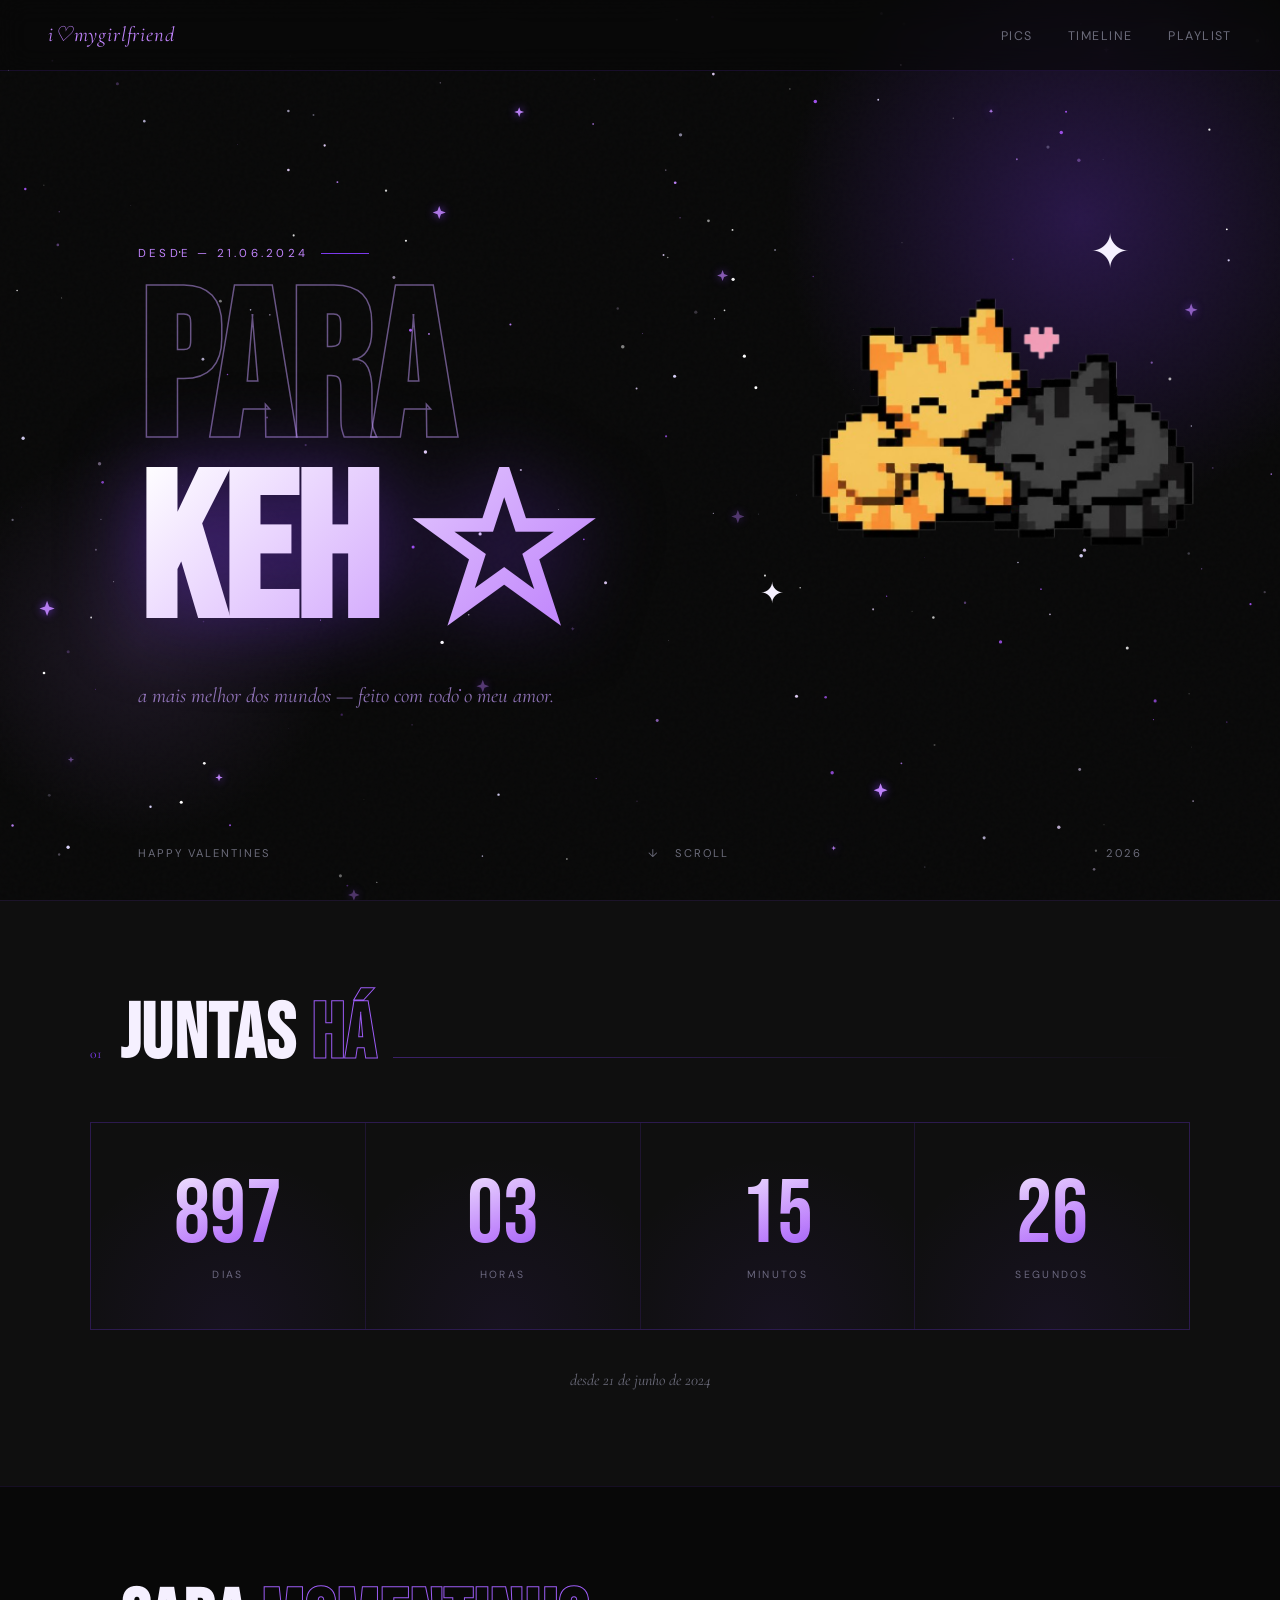
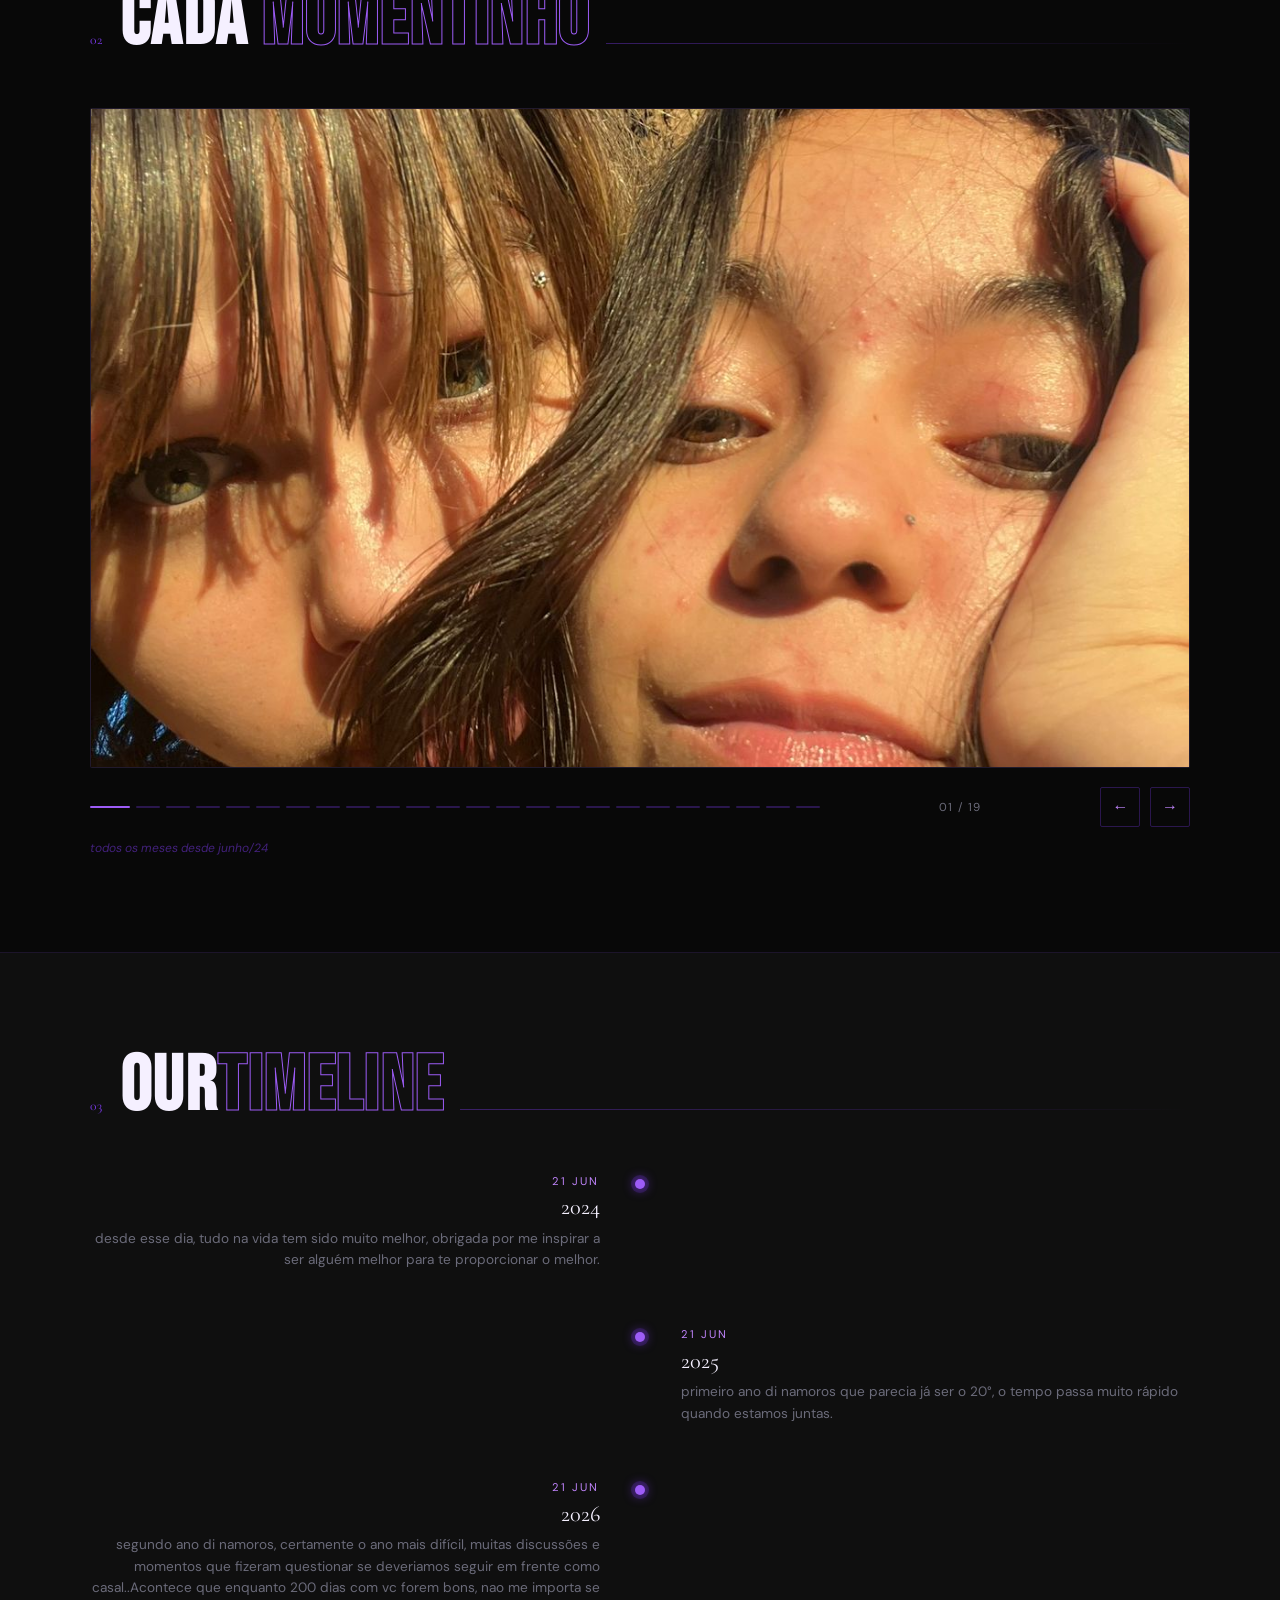
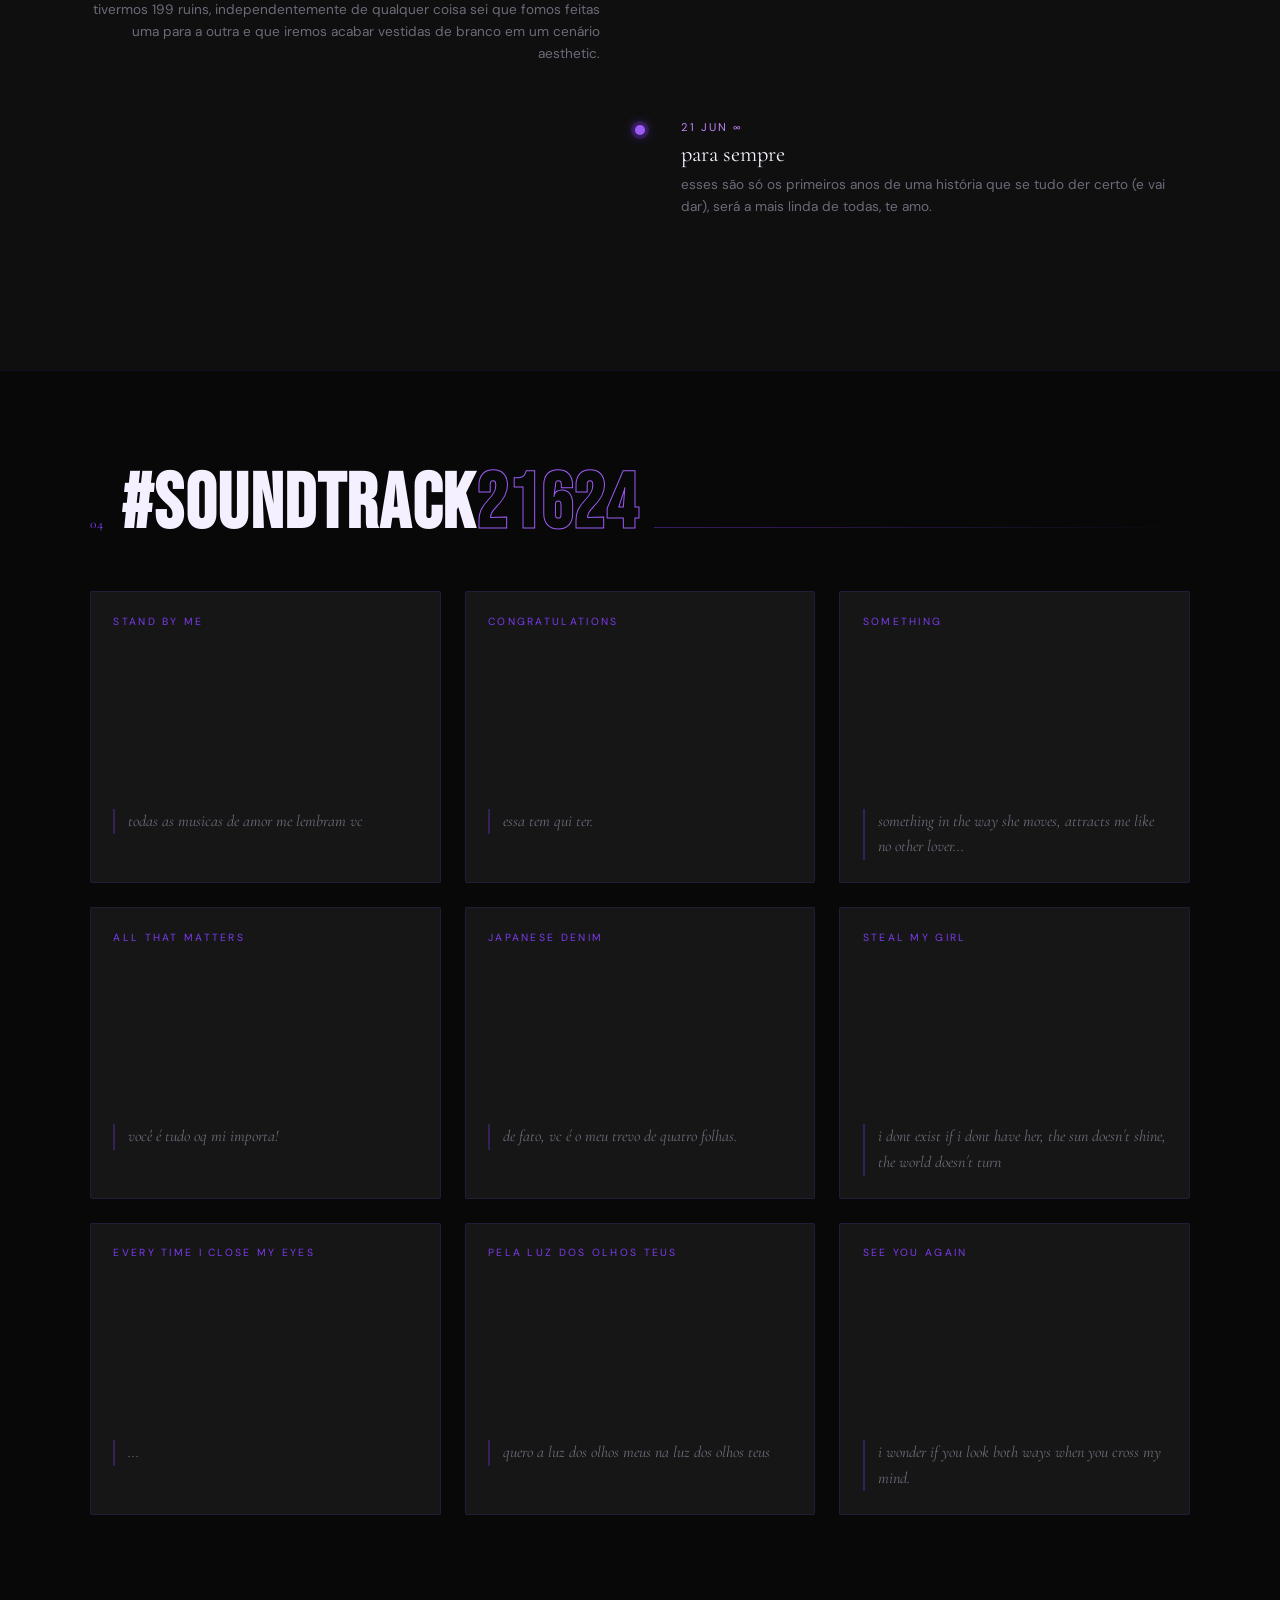
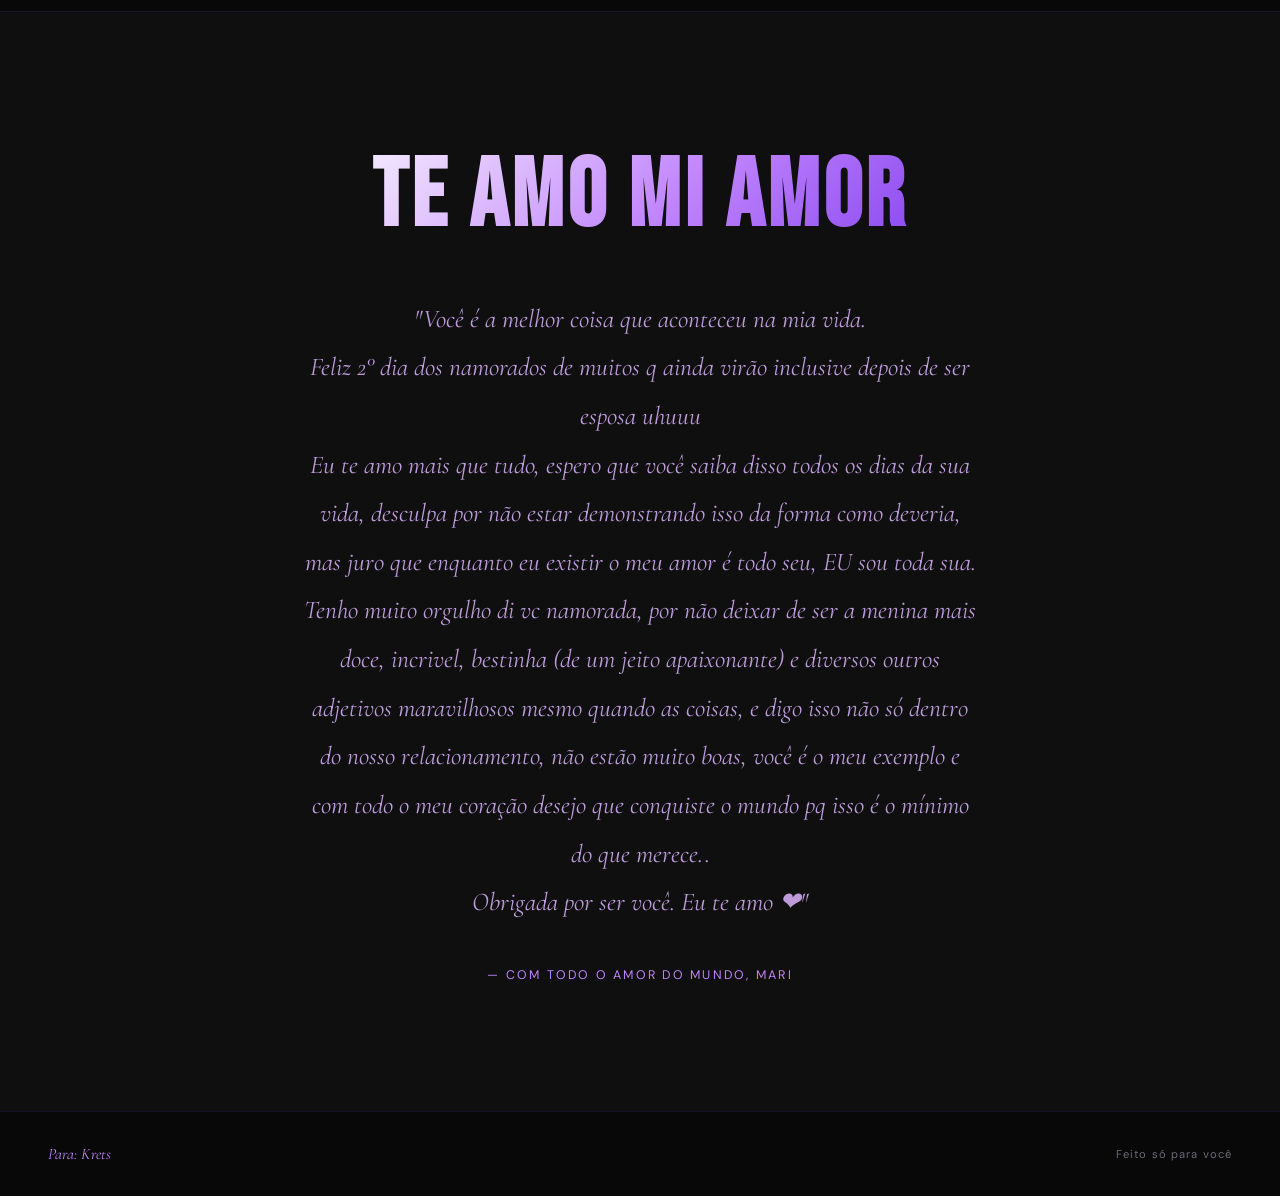
<file: index.html>
<!DOCTYPE html>
<html lang="pt-BR">
<head>
  <meta charset="UTF-8" />
  <meta name="viewport" content="width=device-width, initial-scale=1.0" />
  <title>valentines gift</title>
  <link rel="icon" type="image/png" href="./pics/gatinhos.png">
  <link href="https://fonts.googleapis.com/css2?family=Cormorant+Garamond:ital,wght@0,300;0,400;0,700;1,300;1,400;1,700&family=DM+Sans:wght@300;400;500&family=Bebas+Neue&display=swap" rel="stylesheet" />
  <link rel="stylesheet" href="style.css" />
</head>
<body>

<nav>
  <span class="nav-logo">i♡mygirlfriend</span>
  <ul class="nav-links">
    <li><a href="#fotos">Pics</a></li>
    <li><a href="#historia">Timeline</a></li>
    <li><a href="#musicas">Playlist</a></li>
  </ul>
</nav>

<section class="hero">
  <canvas id="starCanvas"></canvas>
  <div class="hero-glow"></div>
  <div class="hero-glow2"></div>

  <div class="hero-content">
    <p class="hero-eyebrow">Desde — 21.06.2024</p>
    <h1 class="hero-title">
      <span class="line1">Para</span>
      <span class="line2">Kéh ☆</span>
    </h1>
    <p class="hero-sub">a mais melhor dos mundos — feito com todo o meu amor.</p>
  </div>

  <div class="hero-photos">
 <img src="pics/gatinhos.png" style="
    position: relative;
    width: 450px;
    border-radius: 0px;
    transform: rotate(0deg);
    cursor: pointer;
  " onclick="window.open('joguinho.html', '_blank')" />
  <span class="star-deco s1">✦</span>
  <span class="star-deco s2">✦</span>
</div>

  <div class="hero-footer">
    <span class="hero-footer-label">happy valentines</span>
    <span class="scroll-hint">↓ &nbsp; scroll</span>
    <span class="hero-footer-label">2026</span>
  </div>
</section>

<!-- CONTADOR -->
<section class="counter-section" id="contador">
  <div class="counter-inner">
    <div class="section-header fade-in">
      <span class="section-num">01</span>
      <h2 class="section-title">Juntas <span class="accent">Há</span></h2>
      <div class="section-line"></div>
    </div>
    <div class="counter-grid fade-in">
      <div class="counter-cell">
        <span class="counter-number" id="cnt-days">0</span>
        <div class="counter-label">Dias</div>
      </div>
      <div class="counter-cell">
        <span class="counter-number" id="cnt-hours">00</span>
        <div class="counter-label">Horas</div>
      </div>
      <div class="counter-cell">
        <span class="counter-number" id="cnt-min">00</span>
        <div class="counter-label">Minutos</div>
      </div>
      <div class="counter-cell">
        <span class="counter-number" id="cnt-sec">00</span>
        <div class="counter-label">Segundos</div>
      </div>
    </div>
    <p class="counter-since fade-in">desde 21 de junho de 2024</p>
  </div>
</section>

<!-- CARROSSEL -->
<section class="carousel-section" id="fotos">
  <div class="carousel-inner">
    <div class="section-header fade-in">
      <span class="section-num">02</span>
      <h2 class="section-title">Cada <span class="accent">Momentinho</span></h2>
      <div class="section-line"></div>
    </div>

    <div class="carousel-wrapper fade-in">
      <div class="carousel-track-outer">
        <div class="carousel-track" id="track">
          <div class="carousel-slide" style="padding:0;"><img src="pics/junho24.jpeg" style="width:100%;height:100%;object-fit:cover;" /></div>
          <div class="carousel-slide" style="padding:0;"><img src="pics/julho24.jpeg" style="width:100%;height:100%;object-fit:cover;" /></div>
          <div class="carousel-slide" style="padding:0;"><img src="pics/agosto24.jpeg" style="width:100%;height:100%;object-fit:cover;" /></div>
          <div class="carousel-slide" style="padding:0;"><img src="pics/setembr24.jpeg" style="width:100%;height:100%;object-fit:cover;" /></div>
          <div class="carousel-slide" style="padding:0;"><img src="pics/out24.jpeg" style="width:100%;height:100%;object-fit:cover;" /></div>
          <div class="carousel-slide" style="padding:0;"><img src="pics/nov24.jpeg" style="width:100%;height:100%;object-fit:cover;" /></div>
          <div class="carousel-slide" style="padding:0;"><img src="pics/dez24.jpeg" style="width:100%;height:100%;object-fit:cover;" /></div>
          <div class="carousel-slide" style="padding:0;"><img src="pics/jan25.jpeg" style="width:100%;height:100%;object-fit:cover;" /></div>
          <div class="carousel-slide" style="padding:0;"><img src="pics/fev25.jpeg" style="width:100%;height:100%;object-fit:cover;" /></div>
          <div class="carousel-slide" style="padding:0;"><img src="pics/mar25.jpeg" style="width:100%;height:100%;object-fit:cover;" /></div>
          <div class="carousel-slide" style="padding:0;"><img src="pics/abril25.jpeg" style="width:100%;height:100%;object-fit:cover;" /></div>
          <div class="carousel-slide" style="padding:0;"><img src="pics/maio25.jpeg" style="width:100%;height:100%;object-fit:cover;" /></div>
          <div class="carousel-slide" style="padding:0;"><img src="pics/junho25.jpeg" style="width:100%;height:100%;object-fit:cover;" /></div>
          <div class="carousel-slide" style="padding:0;"><img src="pics/julho25.jpeg" style="width:100%;height:100%;object-fit:cover;" /></div>
          <div class="carousel-slide" style="padding:0;"><img src="pics/agosto25.jpeg" style="width:100%;height:100%;object-fit:cover;" /></div>
          <div class="carousel-slide" style="padding:0;"><img src="pics/set25.jpeg" style="width:100%;height:100%;object-fit:cover;" /></div>
          <div class="carousel-slide" style="padding:0;"><img src="pics/out25.jpeg" style="width:100%;height:100%;object-fit:cover;" /></div>
          <div class="carousel-slide" style="padding:0;"><img src="pics/nov25.jpeg" style="width:100%;height:100%;object-fit:cover;" /></div>
          <div class="carousel-slide" style="padding:0;"><img src="pics/dez25.jpeg" style="width:100%;height:100%;object-fit:cover;" /></div>
          <div class="carousel-slide" style="padding:0;"><img src="pics/jan26.jpeg" style="width:100%;height:100%;object-fit:cover;" /></div>
          <div class="carousel-slide" style="padding:0;"><img src="pics/fev26.jpeg" style="width:100%;height:100%;object-fit:cover;" /></div>
          <div class="carousel-slide" style="padding:0;"><img src="pics/mar26.jpeg" style="width:100%;height:100%;object-fit:cover;" /></div>
          <div class="carousel-slide" style="padding:0;"><img src="pics/abril26.jpeg" style="width:100%;height:100%;object-fit:cover;" /></div>
          <div class="carousel-slide" style="padding:0;"><img src="pics/maio26.jpeg" style="width:100%;height:100%;object-fit:cover;" /></div>
              
        </div>
      </div>

      <div class="carousel-controls">
        <div class="carousel-dots" id="dots"></div>
        <span class="carousel-counter-text" id="slideCounter">01 / 19</span>
        <div class="carousel-btns">
          <button class="carousel-btn" id="prevBtn">&#8592;</button>
          <button class="carousel-btn" id="nextBtn">&#8594;</button>
        </div>
      </div>
      <p class="upload-hint">todos os meses desde junho/24</p>
    </div>
  </div>
</section>

<!-- LINHA DO TEMPO -->
<section class="timeline-section" id="historia">
  <div class="timeline-inner">
    <div class="section-header fade-in">
      <span class="section-num">03</span>
      <h2 class="section-title">Our<span class="accent">TimeLine</span></h2>
      <div class="section-line"></div>
    </div>

    <div class="timeline fade-in">

      <div class="timeline-item-left">
        <div class="tl-date">21 jun</div>
        <div class="tl-title">2024</div>
        <div class="tl-desc">desde esse dia, tudo na vida tem sido muito melhor, obrigada por me inspirar a ser alguém melhor para te proporcionar o melhor.</div>
      </div>
      <div class="timeline-dot-wrap"><div class="timeline-dot"></div></div>
      <div class="tl-spacer"></div>

      <div class="tl-spacer"></div>
      <div class="timeline-dot-wrap"><div class="timeline-dot"></div></div>
      <div class="timeline-item-right">
        <div class="tl-date">21 jun</div>
        <div class="tl-title">2025</div>
        <div class="tl-desc">primeiro ano di namoros que parecia já ser o 20°, o tempo passa muito rápido quando estamos juntas.</div>
      </div>

      <div class="timeline-item-left">
        <div class="tl-date">21 jun</div>
        <div class="tl-title">2026</div>
        <div class="tl-desc">segundo ano di namoros, certamente o ano mais difícil, muitas discussões e momentos que fizeram questionar se deveriamos seguir em frente como casal..Acontece que enquanto 200 dias com vc forem bons, nao me importa se tivermos 199 ruins, independentemente de qualquer coisa sei que fomos feitas uma para a outra e que iremos acabar vestidas de branco em um cenário aesthetic.</div>
      </div>
      <div class="timeline-dot-wrap"><div class="timeline-dot"></div></div>
      <div class="tl-spacer"></div>

      <div class="tl-spacer"></div>
      <div class="timeline-dot-wrap"><div class="timeline-dot"></div></div>
      <div class="timeline-item-right">
        <div class="tl-date">21 jun ∞</div>
        <div class="tl-title">para sempre</div>
        <div class="tl-desc">esses são só os primeiros anos de uma história que se tudo der certo (e vai dar), será a mais linda de todas, te amo.</div>
      </div>

    </div>
  </div>
</section>

<!-- MÚSICAS -->
<section class="music-section" id="musicas">
  <div class="music-inner">
    <div class="section-header fade-in">
      <span class="section-num">04</span>
      <h2 class="section-title">#SoundTrack<span class="accent">21624</span></h2>
      <div class="section-line"></div>
    </div>

    <div class="music-grid fade-in">

      <div class="music-card">
        <div class="music-num">Stand By Me</div>
        <iframe src="https://open.spotify.com/embed/track/3SdTKo2uVsxFblQjpScoHy?si=41a44cd6c14546f5"
          height="152" allow="autoplay; clipboard-write; encrypted-media; fullscreen; picture-in-picture" loading="lazy"></iframe>
        <p class="music-reason">todas as musicas de amor me lembram vc</p>
      </div>

      <div class="music-card">
        <div class="music-num">Congratulations</div>
        <iframe src="https://open.spotify.com/embed/track/1OubIZ0ARYCUq5kceYUQiO?si=05333eb83a644a3a"
          height="152" allow="autoplay; clipboard-write; encrypted-media; fullscreen; picture-in-picture" loading="lazy"></iframe>
        <p class="music-reason">essa tem qui ter.</p>
      </div>

      <div class="music-card">
        <div class="music-num">Something</div>
        <iframe src="https://open.spotify.com/embed/track/0pNeVovbiZHkulpGeOx1Gj?si=1e9a36e4e8734459"
          height="152" allow="autoplay; clipboard-write; encrypted-media; fullscreen; picture-in-picture" loading="lazy"></iframe>
        <p class="music-reason">something in the way she moves, attracts me like no other lover...</p>
      </div>

      <div class="music-card">
        <div class="music-num">All That Matters</div>
        <iframe src="https://open.spotify.com/embed/track/6CLVh9sekZ1p2G8Tfhhj8h?si=89eb25ce87894a60"
          height="152" allow="autoplay; clipboard-write; encrypted-media; fullscreen; picture-in-picture" loading="lazy"></iframe>
        <p class="music-reason">você é tudo oq mi importa!</p>
      </div>

      <div class="music-card">
        <div class="music-num">Japanese Denim</div>
        <iframe src="https://open.spotify.com/embed/track/7IVukH71OXfAu3KudrrizN?si=ffd87be57bf847fa"
          height="152" allow="autoplay; clipboard-write; encrypted-media; fullscreen; picture-in-picture" loading="lazy"></iframe>
        <p class="music-reason">de fato, vc é o meu trevo de quatro folhas.</p>
      </div>

      <div class="music-card">
        <div class="music-num">Steal My Girl</div>
        <iframe src="https://open.spotify.com/embed/track/2Bs4jQEGMycglOfWPBqrVG?si=f484a8385092484e"
          height="152" allow="autoplay; clipboard-write; encrypted-media; fullscreen; picture-in-picture" loading="lazy"></iframe>
        <p class="music-reason">i dont exist if i dont have her, the sun doesn´t shine, the world doesn´t turn</p>
      </div>

 <div class="music-card">
        <div class="music-num">Every Time I Close My Eyes</div>
        <iframe src="https://open.spotify.com/embed/track/2ur86gejngdRnhbfAMgbT2?si=4c012707be8b4512"
          height="152" allow="autoplay; clipboard-write; encrypted-media; fullscreen; picture-in-picture" loading="lazy"></iframe>
        <p class="music-reason">...</p>
      </div>

     <div class="music-card">
        <div class="music-num">Pela Luz dos Olhos Teus</div>
        <iframe src="https://open.spotify.com/embed/track/4SpqtLElDsO6KGbd4ub96Z?si=e9d28d61381343be"
          height="152" allow="autoplay; clipboard-write; encrypted-media; fullscreen; picture-in-picture" loading="lazy"></iframe>
        <p class="music-reason">quero a luz dos olhos meus na luz dos olhos teus </p>
      </div>

     <div class="music-card">
        <div class="music-num">See You Again</div>
        <iframe src="https://open.spotify.com/embed/track/7KA4W4McWYRpgf0fWsJZWB?si=7aa352970b8d42d8"
          height="152" allow="autoplay; clipboard-write; encrypted-media; fullscreen; picture-in-picture" loading="lazy"></iframe>
        <p class="music-reason">i wonder if you look both ways when you cross my mind.</p>
      </div>

    </div>
  </div>
</section>

<!-- MENSAGEM -->
<section class="message-section">
  <div class="message-inner fade-in">
    <h2 class="message-title">Te amo mi amor</h2>
    <p class="message-text">
      "Você é a melhor coisa que aconteceu na mia vida.<br>
      Feliz 2° dia dos namorados de muitos q ainda virão inclusive depois de ser esposa uhuuu <br>
      Eu te amo mais que tudo, espero que você saiba disso todos os dias da sua vida, desculpa por não estar demonstrando isso da forma como deveria, mas juro que enquanto eu existir o meu amor é todo seu, EU sou toda sua.<br>
      Tenho muito orgulho di vc namorada, por não deixar de ser a menina mais doce, incrivel, bestinha (de um jeito apaixonante) e diversos outros adjetivos maravilhosos mesmo quando as coisas, e digo isso não só dentro do nosso relacionamento, não estão muito boas, você é o meu exemplo e com todo o meu coração desejo que conquiste o mundo pq isso é o mínimo do que merece..<br>
      Obrigada por ser você. Eu te amo ❤︎"
    </p>
    <p class="message-sign">— com todo o amor do mundo, Mari </p>
  </div>
</section>

<footer>
  <span class="footer-logo">Para: Krets</span>
  <span class="footer-copy">Feito só para você</span>
</footer>

<script src="java.js"></script>
</body>
</html>
</file>
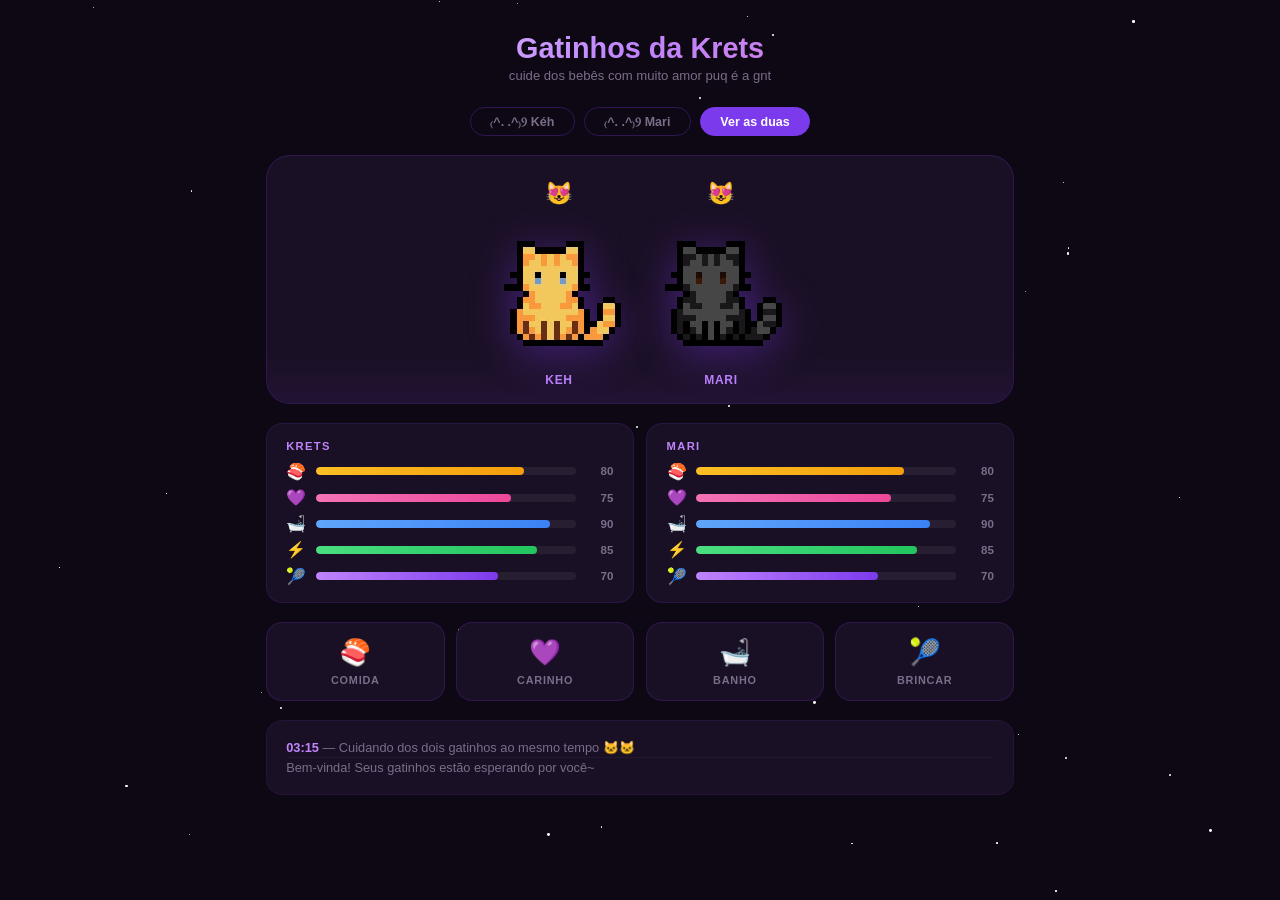
<file: joguinho.html>
<!DOCTYPE html>
<html lang="pt-BR">
<head>
  <meta charset="UTF-8" />
  <meta name="viewport" content="width=device-width, initial-scale=1.0" />
  <title>joguinho</title>
  <link rel="icon" type="image/png" href="./pics/gatinhos.png">
<link href="https://fonts.googleapis.com/css2?family=Cormorant+Garamond:ital,wght@0,300;0,400;0,700;1,300;1,400;1,700&family=DM+Sans:wght@300;400;500&family=Bebas+Neue&display=swap" rel="stylesheet" />
  <link rel="stylesheet" href="joguinho.css" />
</head>
<body>

<div class="bg-stars" id="bgStars"></div>

<header>
  <h1> Gatinhos da Krets </h1>
  <p>cuide dos bebês com muito amor puq é a gnt</p>
</header>

<div class="game">

  <div class="cat-selector">
    <button class="cat-sel-btn active" onclick="selectCat(0)">₍^. .^₎Ⳋ Kéh </button>
    <button class="cat-sel-btn"       onclick="selectCat(1)">₍^. .^₎Ⳋ Mari </button>
    <button class="cat-sel-btn"       onclick="selectCat(-1)">Ver as duas </button>
  </div>

  <div class="stage" id="stage">

    <div class="cat-wrap" id="cat0" onclick="petCat(0)" title="Clique para dar carinho!">
      <div class="cat-mood" id="mood0">₍^. .^₎Ⳋ</div>
      <div style="position:relative;">
        <img class="cat-sprite"
          src="pics/kretsgatinho-removebg-preview.png"
          alt="Krets" />
      </div>
      <div class="cat-name">Keh</div>
      <span class="zzz" id="zzz0">💤</span>
    </div>

    <!-- Gatinho 1 — mari (preta) -->
    <div class="cat-wrap" id="cat1" onclick="petCat(1)" title="Clique para dar carinho!">
      <div class="cat-mood" id="mood1">₍^. .^₎Ⳋ</div>
      <div style="position:relative;">
        <img class="cat-sprite"
          src="pics/marigatinho-removebg-preview.png"
          alt="Mari" />
      </div>
      <div class="cat-name">mari</div>
      <span class="zzz" id="zzz1">💤</span>
    </div>

  </div>

  <div class="stats-grid" id="statsGrid">
  </div>

  <div class="actions">
    <button class="action-btn" onclick="doAction('food')">
      <span class="icon">🍣</span>
      <span class="label">Comida</span>
    </button>
    <button class="action-btn" onclick="doAction('love')">
      <span class="icon">💜</span>
      <span class="label">Carinho</span>
    </button>
    <button class="action-btn" onclick="doAction('bath')">
      <span class="icon">🛁</span>
      <span class="label">Banho</span>
    </button>
    <button class="action-btn" onclick="doAction('play')">
      <span class="icon">🎾</span>
      <span class="label">Brincar</span>
    </button>
  </div>

  <div class="log" id="log">
    <div class="log-entry"> Bem-vinda! Seus gatinhos estão esperando por você~</div>
  </div>

</div>

<div class="toast" id="toast"></div>

<script src="joguinho.js"></script>
</body>
</html>
</file>
<file: style.css>
:root {
  --black:   #080808;
  --dark:    #0f0f0f;
  --dark2:   #161616;
  --dark3:   #1e1e1e;
  --purple:  #7c3aed;
  --purple2: #9d5cf6;
  --purple3: #c084fc;
  --purple4: #e9d5ff;
  --white:   #f5f0ff;
  --muted:   #6b6b7a;
}

*, *::before, *::after { box-sizing: border-box; margin: 0; padding: 0; }

html { scroll-behavior: smooth; }

body {
  font-family: 'DM Sans', sans-serif;
  background: var(--black);
  color: var(--white);
  overflow-x: hidden;
}

/* ════════════════════════════
   NAV
════════════════════════════ */
nav {
  position: fixed;
  top: 0; left: 0; right: 0;
  z-index: 100;
  display: flex;
  justify-content: space-between;
  align-items: center;
  padding: 1.4rem 3rem;
  background: rgba(8,8,8,0.6);
  backdrop-filter: blur(14px);
  border-bottom: 1px solid rgba(124,58,237,0.15);
}

.nav-logo {
  font-family: 'Cormorant Garamond', serif;
  font-style: italic;
  font-size: 1.3rem;
  color: var(--purple3);
  letter-spacing: 0.04em;
}

.nav-links {
  display: flex;
  gap: 2.2rem;
  list-style: none;
}

.nav-links a {
  color: var(--muted);
  text-decoration: none;
  font-size: 0.78rem;
  letter-spacing: 0.12em;
  text-transform: uppercase;
  transition: color 0.2s;
}
.nav-links a:hover { color: var(--purple3); }

/* ════════════════════════════
   HERO EDITORIAL
════════════════════════════ */
.hero {
  min-height: 100vh;
  background: var(--black);
  position: relative;
  overflow: hidden;
  display: grid;
  grid-template-rows: 1fr auto;
}

/* grain texture */
.hero::before {
  content: '';
  position: absolute;
  inset: 0;
  background-image: url("data:image/svg+xml,%3Csvg viewBox='0 0 256 256' xmlns='http://www.w3.org/2000/svg'%3E%3Cfilter id='noise'%3E%3CfeTurbulence type='fractalNoise' baseFrequency='0.9' numOctaves='4' stitchTiles='stitch'/%3E%3C/filter%3E%3Crect width='100%25' height='100%25' filter='url(%23noise)' opacity='0.04'/%3E%3C/svg%3E");
  opacity: 0.45;
  pointer-events: none;
  z-index: 1;
}

.hero-glow {
  position: absolute;
  width: 600px; height: 600px;
  border-radius: 50%;
  background: radial-gradient(circle, rgba(124,58,237,0.28) 0%, transparent 70%);
  top: -80px; right: -100px;
  pointer-events: none;
  z-index: 0;
}
.hero-glow2 {
  position: absolute;
  width: 400px; height: 400px;
  border-radius: 50%;
  background: radial-gradient(circle, rgba(192,132,252,0.12) 0%, transparent 70%);
  bottom: 60px; left: -60px;
  pointer-events: none;
  z-index: 0;
}

#starCanvas {
  position: absolute;
  inset: 0; width: 100%; height: 100%;
  pointer-events: none;
  z-index: 1;
}

.hero-content {
  position: relative;
  z-index: 2;
  padding: 10rem 3rem 3rem;
  display: flex;
  flex-direction: column;
  justify-content: center;
  max-width: 1100px;
  margin: 0 auto;
  width: 100%;
}

.hero-eyebrow {
  font-size: 0.72rem;
  letter-spacing: 0.28em;
  text-transform: uppercase;
  color: var(--purple3);
  margin-bottom: 1.6rem;
  display: flex;
  align-items: center;
  gap: 0.8rem;
}
.hero-eyebrow::after {
  content: '';
  display: inline-block;
  width: 48px; height: 1px;
  background: var(--purple);
}

.hero-title {
  font-family: 'Bebas Neue', sans-serif;
  font-size: clamp(5.5rem, 16vw, 14rem);
  line-height: 0.88;
  letter-spacing: -0.01em;
  color: var(--white);
  position: relative;
}

.hero-title .line1 {
  display: block;
  color: transparent;
  -webkit-text-stroke: 1.5px rgba(200,160,255,0.5);
}

.hero-title .line2 {
  display: block;
  background: linear-gradient(135deg, #ffffff 0%, #c084fc 50%, #7c3aed 100%);
  -webkit-background-clip: text;
  -webkit-text-fill-color: transparent;
  background-clip: text;
  filter: drop-shadow(0 0 40px rgba(124,58,237,0.5));
}

.hero-photos {
  position: absolute;
  right: 10rem;
  top: 50%;
  transform: translateY(-48%);
  width: 340px;
  height: 420px;
  z-index: 3;
}

.photo-card {
  position: absolute;
  width: 200px;
  border-radius: 4px;
  overflow: hidden;
  box-shadow: 0 20px 60px rgba(0,0,0,0.7), 0 0 0 1px rgba(124,58,237,0.2);
}

.photo-card .inner {
  width: 100%; height: 100%;
  background: var(--dark3);
  display: flex; align-items: center; justify-content: center;
  flex-direction: column;
  gap: 0.5rem;
  color: var(--muted);
  font-size: 0.78rem;
  text-align: center;
  padding: 1rem;
}

.photo-card .inner span { font-size: 2rem; }

.photo-card img {
  width: 100%; height: 100%;
  object-fit: cover;
  display: block;
}

.photo-card:nth-child(1) {
  top: 0; left: 60px;
  transform: rotate(4deg);
  z-index: 3;
}
.photo-card:nth-child(2) {
  top: 30px; left: 0;
  transform: rotate(-6deg);
  z-index: 2;
  width: 180px;
}
.photo-card:nth-child(3) {
  top: 50px; left: 100px;
  transform: rotate(2deg);
  z-index: 1;
  width: 170px;
}

.star-deco {
  position: absolute;
  z-index: 4;
  color: var(--white);
  font-size: 2.5rem;
  line-height: 1;
  animation: spinStar 8s linear infinite;
}
.star-deco.s1 { top: -20px; right: -10px; font-size: 3rem; }
.star-deco.s2 { bottom: 60px; left: -20px; font-size: 1.8rem; animation-direction: reverse; }

@keyframes spinStar {
  from { transform: rotate(0deg); }
  to   { transform: rotate(360deg); }
}

.hero-sub {
  margin-top: 2rem;
  font-family: 'Cormorant Garamond', serif;
  font-style: italic;
  font-size: 1.3rem;
  color: rgba(200,160,255,0.7);
  max-width: 420px;
  line-height: 1.6;
}

.hero-footer {
  position: relative;
  z-index: 2;
  display: flex;
  justify-content: space-between;
  align-items: flex-end;
  padding: 0 3rem 2.5rem;
  max-width: 1100px;
  margin: 0 auto;
  width: 100%;
}

.hero-footer-label {
  font-size: 0.7rem;
  letter-spacing: 0.18em;
  text-transform: uppercase;
  color: var(--muted);
}

.scroll-hint {
  font-size: 0.7rem;
  letter-spacing: 0.18em;
  text-transform: uppercase;
  color: var(--muted);
  animation: fadeUpDown 2s ease-in-out infinite;
}

@keyframes fadeUpDown {
  0%,100% { opacity: 0.4; transform: translateY(0); }
  50%      { opacity: 1;   transform: translateY(5px); }
}

/* ════════════════════════════
   SEÇÕES GERAIS
════════════════════════════ */
section { position: relative; }

.section-header {
  display: flex;
  align-items: baseline;
  gap: 1rem;
  margin-bottom: 3rem;
}

.section-num {
  font-family: 'Cormorant Garamond', serif;
  font-size: 0.85rem;
  color: var(--purple);
  letter-spacing: 0.1em;
}

.section-title {
  font-family: 'Bebas Neue', sans-serif;
  font-size: clamp(2.8rem, 6vw, 5rem);
  letter-spacing: 0.02em;
  color: var(--white);
  line-height: 1;
}

.section-title .accent {
  color: transparent;
  -webkit-text-stroke: 1px var(--purple2);
}

.section-line {
  flex: 1;
  height: 1px;
  background: linear-gradient(to right, rgba(124,58,237,0.4), transparent);
}

/* ════════════════════════════
   CONTADOR
════════════════════════════ */
.counter-section {
  background: var(--dark);
  padding: 6rem 3rem;
  border-top: 1px solid rgba(124,58,237,0.12);
}

.counter-inner { max-width: 1100px; margin: 0 auto; }

.counter-grid {
  display: grid;
  grid-template-columns: repeat(4, 1fr);
  gap: 1px;
  background: rgba(124,58,237,0.15);
  border: 1px solid rgba(124,58,237,0.15);
}

.counter-cell {
  background: var(--dark);
  padding: 3rem 2rem;
  text-align: center;
  position: relative;
  overflow: hidden;
}

.counter-cell::before {
  content: '';
  position: absolute;
  inset: 0;
  background: radial-gradient(circle at 50% 100%, rgba(124,58,237,0.08) 0%, transparent 70%);
  pointer-events: none;
}

.counter-number {
  font-family: 'Bebas Neue', sans-serif;
  font-size: clamp(3.5rem, 7vw, 6rem);
  line-height: 1;
  background: linear-gradient(160deg, #fff 0%, #c084fc 60%, #7c3aed 100%);
  -webkit-background-clip: text;
  -webkit-text-fill-color: transparent;
  background-clip: text;
  display: block;
}

.counter-label {
  font-size: 0.65rem;
  letter-spacing: 0.22em;
  text-transform: uppercase;
  color: var(--muted);
  margin-top: 0.5rem;
}

.counter-since {
  margin-top: 2.5rem;
  font-family: 'Cormorant Garamond', serif;
  font-style: italic;
  font-size: 1rem;
  color: var(--muted);
  text-align: center;
}

/* ════════════════════════════
   CARROSSEL
════════════════════════════ */
.carousel-section {
  background: var(--black);
  padding: 6rem 3rem;
  border-top: 1px solid rgba(124,58,237,0.12);
}

.carousel-inner { max-width: 1100px; margin: 0 auto; }

.carousel-wrapper {
  position: relative;
  margin-top: 1rem;
}

.carousel-track-outer {
  overflow: hidden;
  border-radius: 2px;
}

.carousel-track {
  display: flex;
  transition: transform 0.6s cubic-bezier(0.4,0,0.2,1);
}

.carousel-slide {
  min-width: 100%;
  aspect-ratio: 50/30;
  background: var(--dark2);
  display: flex;
  align-items: center;
  justify-content: center;
  flex-direction: column;
  gap: 1rem;
  color: var(--muted);
  font-size: 0.85rem;
  border: 1px solid rgba(124,58,237,0.1);
}

.carousel-slide span { font-size: 3rem; opacity: 0.4; }

.carousel-slide img {
  width: 100%; height: 100%;
  object-fit: cover;
  display: block;
}

.carousel-controls {
  display: flex;
  align-items: center;
  justify-content: space-between;
  margin-top: 1.2rem;
}

.carousel-dots {
  display: flex;
  gap: 6px;
}

.dot {
  width: 24px; height: 2px;
  background: rgba(124,58,237,0.3);
  cursor: pointer;
  transition: all 0.3s;
  border-radius: 2px;
}
.dot.active {
  background: var(--purple2);
  width: 40px;
}

.carousel-btns { display: flex; gap: 0.6rem; }

.carousel-btn {
  width: 40px; height: 40px;
  border: 1px solid rgba(124,58,237,0.3);
  background: transparent;
  color: var(--purple3);
  font-size: 1rem;
  cursor: pointer;
  display: flex; align-items: center; justify-content: center;
  transition: all 0.2s;
  border-radius: 2px;
}
.carousel-btn:hover {
  background: rgba(124,58,237,0.15);
  border-color: var(--purple2);
}

.carousel-counter-text {
  font-size: 0.72rem;
  letter-spacing: 0.1em;
  color: var(--muted);
}

.upload-hint {
  margin-top: 0.8rem;
  font-size: 0.75rem;
  color: rgba(124,58,237,0.5);
  font-style: italic;
}

/* ════════════════════════════
   LINHA DO TEMPO
════════════════════════════ */
.timeline-section {
  background: var(--dark);
  padding: 6rem 3rem;
  border-top: 1px solid rgba(124,58,237,0.12);
}

.timeline-inner { max-width: 1100px; margin: 0 auto; }

.timeline {
  display: grid;
  grid-template-columns: 1fr 1px 1fr;
  gap: 0 2.5rem;
  margin-top: 1rem;
}

.timeline-spine {
  background: linear-gradient(to bottom, rgba(124,58,237,0.6), rgba(124,58,237,0.1));
  position: relative;
}

.timeline-item-left,
.timeline-item-right {
  padding-bottom: 3.5rem;
}

.timeline-item-left { text-align: right; }
.timeline-item-right { text-align: left; }

.tl-spacer { padding-bottom: 3.5rem; }

.timeline-dot-wrap {
  display: flex;
  justify-content: center;
  padding-top: 0.3rem;
  padding-bottom: 3.5rem;
}

.timeline-dot {
  width: 10px; height: 10px;
  border-radius: 50%;
  background: var(--purple2);
  box-shadow: 0 0 0 4px rgba(124,58,237,0.2), 0 0 12px var(--purple);
  flex-shrink: 0;
}

.tl-date {
  font-size: 0.7rem;
  letter-spacing: 0.18em;
  text-transform: uppercase;
  color: var(--purple3);
  margin-bottom: 0.4rem;
}

.tl-title {
  font-family: 'Cormorant Garamond', serif;
  font-size: 1.4rem;
  color: var(--white);
  line-height: 1.2;
  margin-bottom: 0.4rem;
}

.tl-desc {
  font-size: 0.85rem;
  color: var(--muted);
  line-height: 1.6;
}

/* ════════════════════════════
   MÚSICAS
════════════════════════════ */
.music-section {
  background: var(--black);
  padding: 6rem 3rem;
  border-top: 1px solid rgba(124,58,237,0.12);
}

.music-inner { max-width: 1100px; margin: 0 auto; }

.music-grid {
  display: grid;
  grid-template-columns: repeat(auto-fit, minmax(300px, 1fr));
  gap: 1.5rem;
  margin-top: 1rem;
}

.music-card {
  background: var(--dark2);
  border: 1px solid rgba(124,58,237,0.15);
  border-radius: 2px;
  padding: 1.4rem;
  transition: border-color 0.2s, transform 0.2s;
}

.music-card:hover {
  border-color: rgba(124,58,237,0.4);
  transform: translateY(-3px);
}

.music-num {
  font-size: 0.65rem;
  letter-spacing: 0.22em;
  text-transform: uppercase;
  color: var(--purple);
  margin-bottom: 0.8rem;
}

.music-card iframe {
  width: 100%;
  border: none;
  border-radius: 4px;
  display: block;
}

.music-reason {
  margin-top: 1rem;
  font-family: 'Cormorant Garamond', serif;
  font-style: italic;
  font-size: 1rem;
  color: var(--muted);
  line-height: 1.6;
  border-left: 2px solid rgba(124,58,237,0.3);
  padding-left: 0.8rem;
}

/* ════════════════════════════
   MENSAGEM FINAL
════════════════════════════ */
.message-section {
  background: var(--dark);
  padding: 8rem 3rem;
  border-top: 1px solid rgba(124,58,237,0.12);
  text-align: center;
}

.message-inner {
  max-width: 680px;
  margin: 0 auto;
}

.message-title {
  font-family: 'Bebas Neue', sans-serif;
  font-size: clamp(3rem, 8vw, 6rem);
  letter-spacing: 0.04em;
  background: linear-gradient(135deg, #fff 0%, #c084fc 55%, #7c3aed 100%);
  -webkit-background-clip: text;
  -webkit-text-fill-color: transparent;
  background-clip: text;
  margin-bottom: 2.5rem;
}

.message-text {
  font-family: 'Cormorant Garamond', serif;
  font-style: italic;
  font-size: clamp(1.2rem, 2.5vw, 1.6rem);
  color: rgba(220,180,255,0.85);
  line-height: 1.9;
}

.message-sign {
  margin-top: 2.5rem;
  font-size: 0.78rem;
  letter-spacing: 0.18em;
  text-transform: uppercase;
  color: var(--purple3);
}

/* ════════════════════════════
   FOOTER
════════════════════════════ */
footer {
  background: var(--black);
  border-top: 1px solid rgba(124,58,237,0.12);
  padding: 2rem 3rem;
  display: flex;
  justify-content: space-between;
  align-items: center;
}

.footer-logo {
  font-family: 'Cormorant Garamond', serif;
  font-style: italic;
  color: var(--purple3);
  font-size: 1rem;
}

.footer-copy {
  font-size: 0.7rem;
  color: var(--muted);
  letter-spacing: 0.1em;
}

/* ════════════════════════════
   FADE IN
════════════════════════════ */
.fade-in {
  opacity: 0;
  transform: translateY(28px);
  transition: opacity 0.8s ease, transform 0.8s ease;
}
.fade-in.visible { opacity: 1; transform: translateY(0); }

/* ════════════════════════════
   RESPONSIVO
════════════════════════════ */
@media (max-width: 768px) {
  nav { padding: 1.2rem 1.5rem; }
  .nav-links { gap: 1.2rem; }
  .hero-content { padding: 8rem 1.5rem 2rem; }
  .hero-photos { position: relative;
    right: auto;
    top: auto;
    transform: none;
    display: flex;
    justify-content: center;
    margin-top: 1.5rem; }
  .hero-footer { padding: 0 1.5rem 2rem; }
  .counter-section,
  .carousel-section,
  .timeline-section,
  .music-section,
  .message-section { padding: 4rem 1.5rem; }
  .counter-grid { grid-template-columns: repeat(2,1fr); }
  .timeline { grid-template-columns: 1fr; }
  .timeline-spine { display: none; }
  .timeline-item-left { text-align: left; }
  footer { flex-direction: column; gap: 0.5rem; text-align: center; padding: 1.5rem; }
}
</file>
<file: joguinho.css>
:root {
      --bg:      #0e0814;
      --card:    #1a1025;
      --card2:   #221535;
      --purple:  #7c3aed;
      --purple2: #9d5cf6;
      --purple3: #c084fc;
      --pink:    #f472b6;
      --pink2:   #fbcfe8;
      --white:   #f5f0ff;
      --muted:   #7c6d8a;
      --green:   #4ade80;
      --yellow:  #fbbf24;
      --blue:    #60a5fa;
      --red:     #f87171;
    }

    * { box-sizing: border-box; margin: 0; padding: 0; }

    body {
      font-family: 'Nunito', sans-serif;
      background: var(--bg);
      color: var(--white);
      min-height: 100vh;
      overflow-x: hidden;
    }

    /* ── BG STARS ── */
    .bg-stars {
      position: fixed; inset: 0;
      pointer-events: none; z-index: 0;
      overflow: hidden;
    }
    .bg-star {
      position: absolute;
      border-radius: 50%;
      background: white;
      animation: twinkle linear infinite;
    }
    @keyframes twinkle {
      0%,100% { opacity: 0.1; transform: scale(1); }
      50%      { opacity: 0.7; transform: scale(1.4); }
    }

    /* ── HEADER ── */
    header {
      position: relative; z-index: 2;
      text-align: center;
      padding: 2rem 1rem 0.5rem;
    }
    header h1 {
      font-size: 1.8rem;
      font-weight: 900;
      background: linear-gradient(135deg, #fff 0%, #c084fc 50%, #f472b6 100%);
      -webkit-background-clip: text;
      -webkit-text-fill-color: transparent;
      background-clip: text;
    }
    header p {
      font-size: 0.82rem;
      color: var(--muted);
      margin-top: 0.2rem;
    }

    /* ── MAIN LAYOUT ── */
    .game {
      position: relative; z-index: 1;
      max-width: 780px;
      margin: 0 auto;
      padding: 1rem 1rem 4rem;
      display: flex;
      flex-direction: column;
      gap: 1.2rem;
    }

    /* ── CATS STAGE ── */
    .stage {
      background: var(--card);
      border-radius: 24px;
      border: 1px solid rgba(124,58,237,0.2);
      padding: 1.5rem 1rem 1rem;
      display: flex;
      justify-content: center;
      align-items: flex-end;
      gap: 2rem;
      min-height: 220px;
      position: relative;
      overflow: hidden;
    }

    .stage::before {
      content: '';
      position: absolute;
      bottom: 0; left: 0; right: 0;
      height: 50px;
      background: linear-gradient(to top, rgba(124,58,237,0.07), transparent);
      border-radius: 0 0 24px 24px;
    }

    /* ── CAT ── */
    .cat-wrap {
      display: flex;
      flex-direction: column;
      align-items: center;
      gap: 0.4rem;
      cursor: pointer;
      user-select: none;
      transition: transform 0.15s;
    }
    .cat-wrap:active { transform: scale(0.95); }

    .cat-name {
      font-size: 0.75rem;
      font-weight: 700;
      color: var(--purple3);
      letter-spacing: 0.06em;
      text-transform: uppercase;
    }

    .cat-sprite {
      width: 130px;
      height: auto;
      image-rendering: pixelated;
      image-rendering: crisp-edges;
      filter: drop-shadow(0 8px 20px rgba(124,58,237,0.4));
      transition: transform 0.3s cubic-bezier(0.34,1.56,0.64,1);
    }

    .cat-wrap:hover .cat-sprite { transform: translateY(-6px) scale(1.08); }

    /* estados do gatinho */
    .cat-wrap.eating   .cat-svg { animation: eatBounce 0.4s ease; }
    .cat-wrap.petting  .cat-svg { animation: petWiggle 0.5s ease; }
    .cat-wrap.bathing  .cat-svg { animation: bathShake 0.6s ease; }
    .cat-wrap.playing  .cat-svg { animation: playJump 0.5s ease; }
    .cat-wrap.sleeping .cat-svg { opacity: 0.7; filter: drop-shadow(0 8px 20px rgba(60,40,80,0.6)); }

    @keyframes eatBounce  { 0%,100%{transform:translateY(0)} 50%{transform:translateY(-12px) scale(1.1)} }
    @keyframes petWiggle  { 0%,100%{transform:rotate(0)}     25%{transform:rotate(-8deg)}  75%{transform:rotate(8deg)} }
    @keyframes bathShake  { 0%,100%{transform:translateX(0)} 25%{transform:translateX(-6px)} 75%{transform:translateX(6px)} }
    @keyframes playJump   { 0%,100%{transform:translateY(0)} 40%{transform:translateY(-18px) rotate(-5deg)} 60%{transform:translateY(-14px) rotate(5deg)} }

    /* bolinha de humor flutuante */
    .cat-mood {
      font-size: 1.4rem;
      animation: moodFloat 2.5s ease-in-out infinite;
    }
    @keyframes moodFloat {
      0%,100% { transform: translateY(0); }
      50%      { transform: translateY(-5px); }
    }

    /* partícula de ação */
    .particle {
      position: absolute;
      font-size: 1.4rem;
      pointer-events: none;
      animation: particleUp 1s ease forwards;
      z-index: 10;
    }
    @keyframes particleUp {
      0%   { opacity: 1; transform: translateY(0) scale(1); }
      100% { opacity: 0; transform: translateY(-60px) scale(1.5); }
    }

    /* zzz dormindo */
    .zzz {
      position: absolute;
      top: 10px; right: -10px;
      font-size: 1rem;
      color: var(--purple3);
      opacity: 0;
      animation: zzzFloat 2s ease-in-out infinite;
    }
    .sleeping .zzz { opacity: 1; }
    @keyframes zzzFloat {
      0%   { opacity: 0; transform: translate(0,0) scale(0.7); }
      50%  { opacity: 1; }
      100% { opacity: 0; transform: translate(8px,-20px) scale(1.2); }
    }

    /* ── STATS ── */
    .stats-grid {
      display: grid;
      grid-template-columns: 1fr 1fr;
      gap: 0.8rem;
    }

    .stat-card {
      background: var(--card);
      border: 1px solid rgba(124,58,237,0.15);
      border-radius: 16px;
      padding: 1rem 1.2rem;
    }

    .stat-card-title {
      font-size: 0.7rem;
      font-weight: 800;
      letter-spacing: 0.12em;
      text-transform: uppercase;
      color: var(--purple3);
      margin-bottom: 0.6rem;
    }

    .stat-row {
      display: flex;
      align-items: center;
      gap: 0.6rem;
      margin-bottom: 0.45rem;
    }
    .stat-row:last-child { margin-bottom: 0; }

    .stat-icon { font-size: 1rem; width: 20px; text-align: center; }

    .stat-bar-wrap {
      flex: 1;
      height: 8px;
      background: rgba(255,255,255,0.06);
      border-radius: 99px;
      overflow: hidden;
    }

    .stat-bar {
      height: 100%;
      border-radius: 99px;
      transition: width 0.5s cubic-bezier(0.4,0,0.2,1);
    }

    .stat-val {
      font-size: 0.72rem;
      font-weight: 700;
      color: var(--muted);
      width: 28px;
      text-align: right;
    }

    /* cores das barras */
    .bar-food   { background: linear-gradient(90deg, var(--yellow), #f59e0b); }
    .bar-love   { background: linear-gradient(90deg, var(--pink),   #ec4899); }
    .bar-clean  { background: linear-gradient(90deg, var(--blue),   #3b82f6); }
    .bar-energy { background: linear-gradient(90deg, var(--green),  #22c55e); }
    .bar-fun    { background: linear-gradient(90deg, var(--purple3),var(--purple)); }

    /* ── AÇÕES ── */
    .actions {
      display: grid;
      grid-template-columns: repeat(4, 1fr);
      gap: 0.7rem;
    }

    .action-btn {
      background: var(--card);
      border: 1px solid rgba(124,58,237,0.2);
      border-radius: 16px;
      padding: 0.9rem 0.4rem;
      display: flex;
      flex-direction: column;
      align-items: center;
      gap: 0.4rem;
      cursor: pointer;
      transition: background 0.2s, border-color 0.2s, transform 0.15s;
      color: var(--white);
      font-family: 'Nunito', sans-serif;
    }

    .action-btn:hover {
      background: var(--card2);
      border-color: rgba(124,58,237,0.5);
      transform: translateY(-2px);
    }

    .action-btn:active { transform: scale(0.95); }

    .action-btn .icon { font-size: 1.6rem; }
    .action-btn .label {
      font-size: 0.68rem;
      font-weight: 700;
      text-transform: uppercase;
      letter-spacing: 0.07em;
      color: var(--muted);
    }

    /* ── SELETOR DE GATINHO ── */
    .cat-selector {
      display: flex;
      gap: 0.6rem;
      justify-content: center;
    }

    .cat-sel-btn {
      padding: 0.4rem 1.2rem;
      border-radius: 99px;
      border: 1.5px solid rgba(124,58,237,0.3);
      background: transparent;
      color: var(--muted);
      font-family: 'Nunito', sans-serif;
      font-size: 0.78rem;
      font-weight: 700;
      cursor: pointer;
      transition: all 0.2s;
    }
    .cat-sel-btn.active {
      background: var(--purple);
      border-color: var(--purple);
      color: white;
    }
    .cat-sel-btn:hover:not(.active) {
      border-color: var(--purple3);
      color: var(--purple3);
    }

    /* ── LOG ── */
    .log {
      background: var(--card);
      border: 1px solid rgba(124,58,237,0.1);
      border-radius: 16px;
      padding: 1rem 1.2rem;
      min-height: 70px;
      max-height: 100px;
      overflow-y: auto;
    }

    .log::-webkit-scrollbar { width: 4px; }
    .log::-webkit-scrollbar-track { background: transparent; }
    .log::-webkit-scrollbar-thumb { background: rgba(124,58,237,0.3); border-radius: 2px; }

    .log-entry {
      font-size: 0.8rem;
      color: var(--muted);
      padding: 0.15rem 0;
      border-bottom: 1px solid rgba(255,255,255,0.04);
      animation: logFade 0.3s ease;
    }
    .log-entry:last-child { border-bottom: none; }
    .log-entry span { color: var(--purple3); font-weight: 700; }

    @keyframes logFade { from { opacity: 0; transform: translateY(4px); } to { opacity: 1; } }

    /* ── TOAST ── */
    .toast {
      position: fixed;
      bottom: 2rem; left: 50%;
      transform: translateX(-50%) translateY(20px);
      background: var(--card2);
      border: 1px solid rgba(124,58,237,0.4);
      border-radius: 99px;
      padding: 0.6rem 1.4rem;
      font-size: 0.85rem;
      font-weight: 700;
      color: var(--white);
      opacity: 0;
      transition: opacity 0.3s, transform 0.3s;
      z-index: 100;
      white-space: nowrap;
    }
    .toast.show {
      opacity: 1;
      transform: translateX(-50%) translateY(0);
    }

    /* ── RESPONSIVO ── */
    @media (max-width: 480px) {
      .actions { grid-template-columns: repeat(2,1fr); }
      .stats-grid { grid-template-columns: 1fr; }
      .cat-svg { width: 85px; }
    }
</file>
